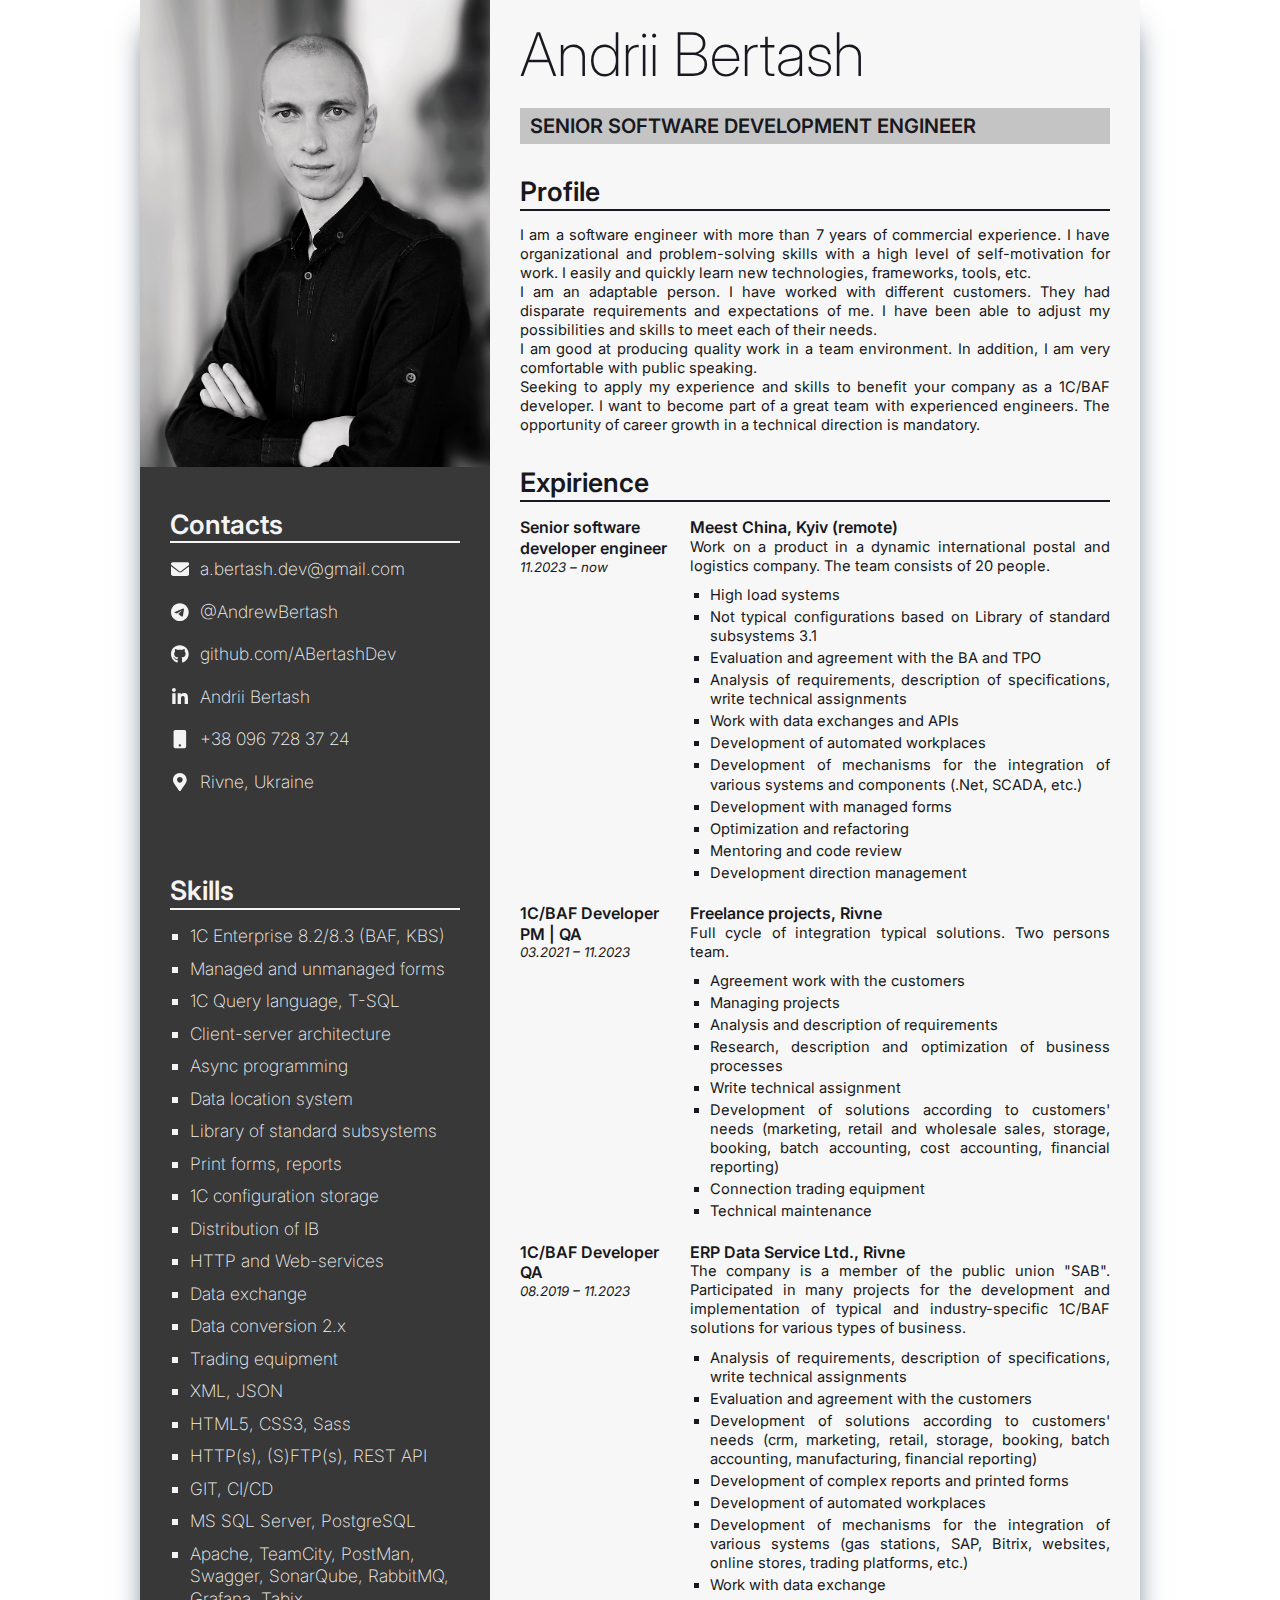
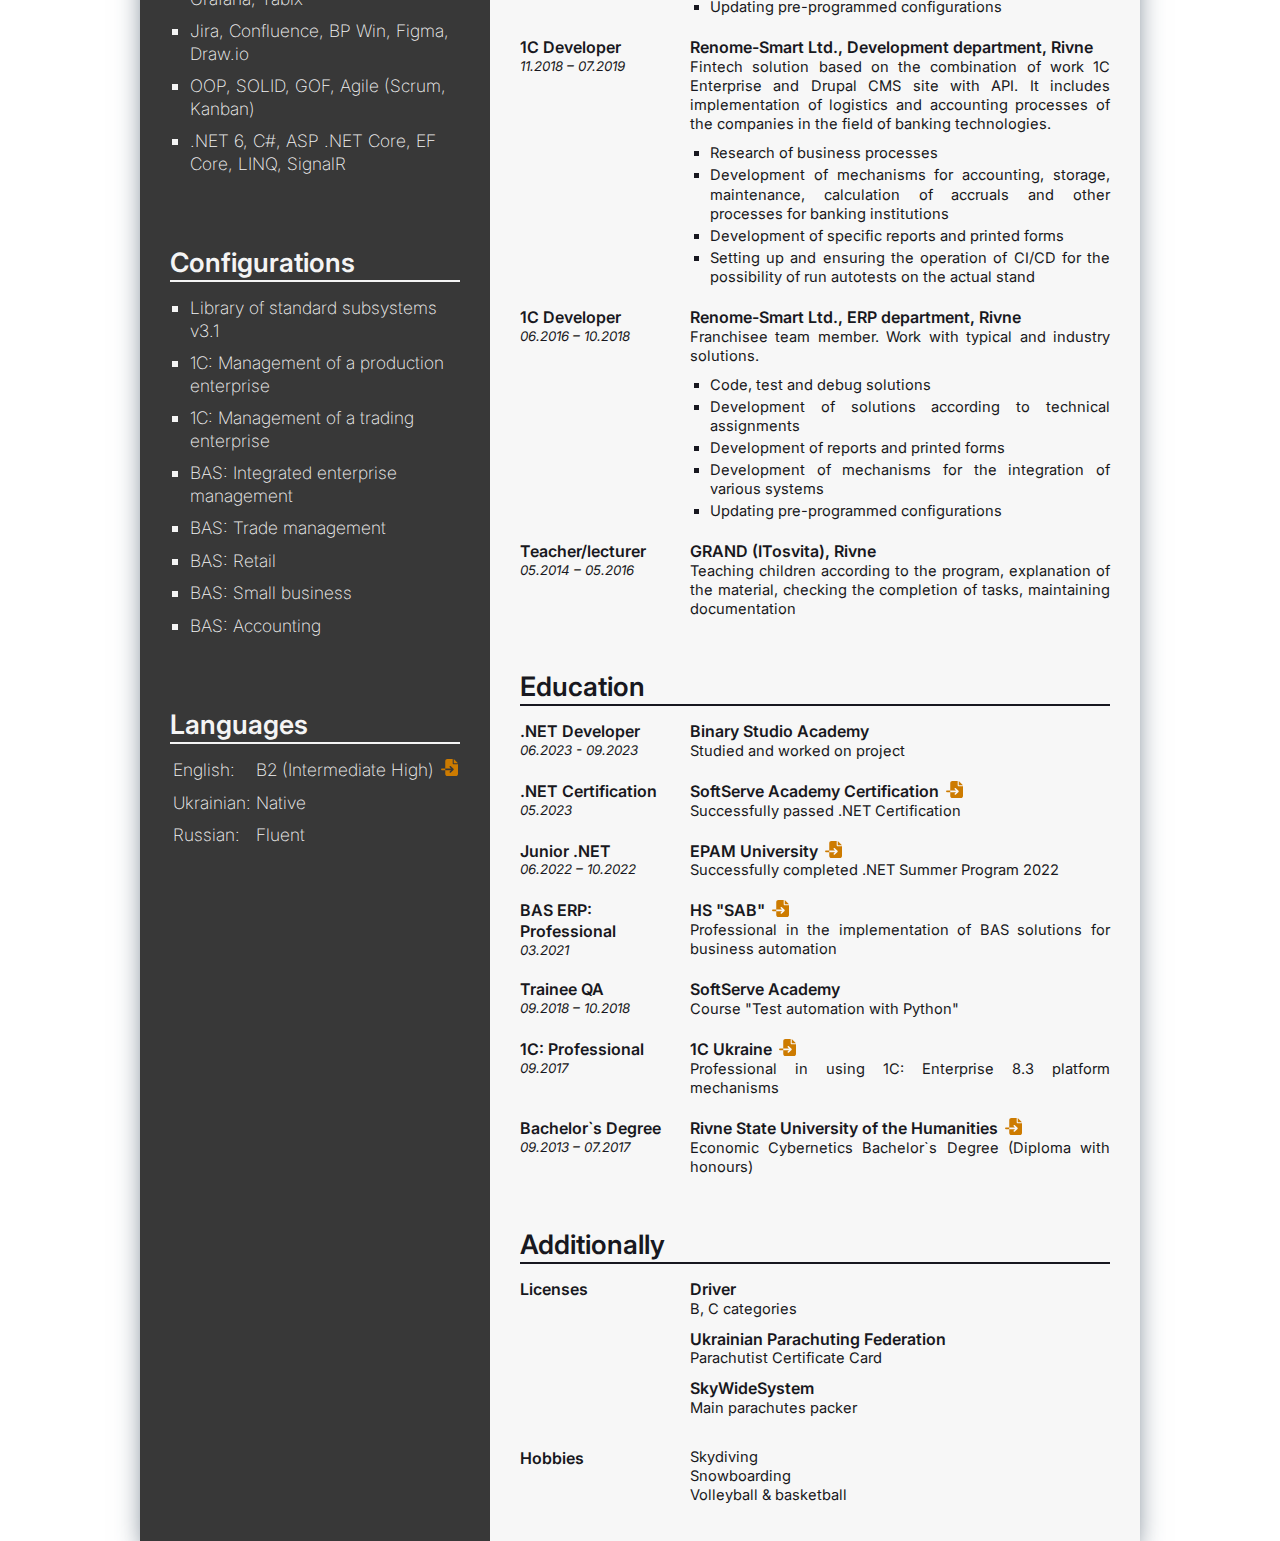
<file: index.html>
<!DOCTYPE html>
<html>

<head>
    <meta charset="UTF-8" />
    <meta name="viewport" content="width=device-width, initial-scale=1" />
    <link rel="preconnect" href="https://fonts.googleapis.com">
    <link rel="preconnect" href="https://fonts.gstatic.com" crossorigin>
    <link
        href="https://fonts.googleapis.com/css2?family=Allura&family=Comfortaa:wght@400;700&family=Inter:wght@100;200;300;400;500;600;700;800;900&display=swap"
        rel="stylesheet">
    <link rel="stylesheet" href="styles.css">
    <title>Andrii Bertash</title>
</head>

<body>
    <main>
        <div class="container">
            <section class="left">
                <div class="photo">
                    <img class="avatar" src="assets/avatar.JPG" alt="Avatar">
                </div>
                <article class="contacts">
                    <h3>Contacts</h3>
                    <a href="mailto:a.bertash.dev@gmail.com" class="contact-info__item">
                        <div class="contact-info__item-icon-wrapper">
                            <svg class="contact-info__item-icon" xmlns="http://www.w3.org/2000/svg"
                                viewBox="0 0 512 512">
                                <path
                                    d="M464 64C490.5 64 512 85.49 512 112C512 127.1 504.9 141.3 492.8 150.4L275.2 313.6C263.8 322.1 248.2 322.1 236.8 313.6L19.2 150.4C7.113 141.3 0 127.1 0 112C0 85.49 21.49 64 48 64H464zM217.6 339.2C240.4 356.3 271.6 356.3 294.4 339.2L512 176V384C512 419.3 483.3 448 448 448H64C28.65 448 0 419.3 0 384V176L217.6 339.2z">
                                </path>
                            </svg>
                        </div>
                        <span>a.bertash.dev@gmail.com</span>
                    </a>
                    <a href="https://telegram.im/@AndrewBertash" target="_blank" class="contact-info__item">
                        <div class="contact-info__item-icon-wrapper">
                            <svg class="contact-info__item-icon" xmlns="http://www.w3.org/2000/svg"
                                viewBox="0 0 496 512">
                                <path
                                    d="M248,8C111.033,8,0,119.033,0,256S111.033,504,248,504,496,392.967,496,256,384.967,8,248,8ZM362.952,176.66c-3.732,39.215-19.881,134.378-28.1,178.3-3.476,18.584-10.322,24.816-16.948,25.425-14.4,1.326-25.338-9.517-39.287-18.661-21.827-14.308-34.158-23.215-55.346-37.177-24.485-16.135-8.612-25,5.342-39.5,3.652-3.793,67.107-61.51,68.335-66.746.153-.655.3-3.1-1.154-4.384s-3.59-.849-5.135-.5q-3.283.746-104.608,69.142-14.845,10.194-26.894,9.934c-8.855-.191-25.888-5.006-38.551-9.123-15.531-5.048-27.875-7.717-26.8-16.291q.84-6.7,18.45-13.7,108.446-47.248,144.628-62.3c68.872-28.647,83.183-33.623,92.511-33.789,2.052-.034,6.639.474,9.61,2.885a10.452,10.452,0,0,1,3.53,6.716A43.765,43.765,0,0,1,362.952,176.66Z" />
                            </svg>
                        </div>
                        <span>@AndrewBertash</span>
                    </a>
                    <a href="https://github.com/ABertashDev" target="_blank" class="contact-info__item">
                        <div class="contact-info__item-icon-wrapper">
                            <svg class="contact-info__item-icon" xmlns="http://www.w3.org/2000/svg"
                                viewBox="0 0 496 512">
                                <path
                                    d="M165.9 397.4c0 2-2.3 3.6-5.2 3.6-3.3.3-5.6-1.3-5.6-3.6 0-2 2.3-3.6 5.2-3.6 3-.3 5.6 1.3 5.6 3.6zm-31.1-4.5c-.7 2 1.3 4.3 4.3 4.9 2.6 1 5.6 0 6.2-2s-1.3-4.3-4.3-5.2c-2.6-.7-5.5.3-6.2 2.3zm44.2-1.7c-2.9.7-4.9 2.6-4.6 4.9.3 2 2.9 3.3 5.9 2.6 2.9-.7 4.9-2.6 4.6-4.6-.3-1.9-3-3.2-5.9-2.9zM244.8 8C106.1 8 0 113.3 0 252c0 110.9 69.8 205.8 169.5 239.2 12.8 2.3 17.3-5.6 17.3-12.1 0-6.2-.3-40.4-.3-61.4 0 0-70 15-84.7-29.8 0 0-11.4-29.1-27.8-36.6 0 0-22.9-15.7 1.6-15.4 0 0 24.9 2 38.6 25.8 21.9 38.6 58.6 27.5 72.9 20.9 2.3-16 8.8-27.1 16-33.7-55.9-6.2-112.3-14.3-112.3-110.5 0-27.5 7.6-41.3 23.6-58.9-2.6-6.5-11.1-33.3 2.6-67.9 20.9-6.5 69 27 69 27 20-5.6 41.5-8.5 62.8-8.5s42.8 2.9 62.8 8.5c0 0 48.1-33.6 69-27 13.7 34.7 5.2 61.4 2.6 67.9 16 17.7 25.8 31.5 25.8 58.9 0 96.5-58.9 104.2-114.8 110.5 9.2 7.9 17 22.9 17 46.4 0 33.7-.3 75.4-.3 83.6 0 6.5 4.6 14.4 17.3 12.1C428.2 457.8 496 362.9 496 252 496 113.3 383.5 8 244.8 8zM97.2 352.9c-1.3 1-1 3.3.7 5.2 1.6 1.6 3.9 2.3 5.2 1 1.3-1 1-3.3-.7-5.2-1.6-1.6-3.9-2.3-5.2-1zm-10.8-8.1c-.7 1.3.3 2.9 2.3 3.9 1.6 1 3.6.7 4.3-.7.7-1.3-.3-2.9-2.3-3.9-2-.6-3.6-.3-4.3.7zm32.4 35.6c-1.6 1.3-1 4.3 1.3 6.2 2.3 2.3 5.2 2.6 6.5 1 1.3-1.3.7-4.3-1.3-6.2-2.2-2.3-5.2-2.6-6.5-1zm-11.4-14.7c-1.6 1-1.6 3.6 0 5.9 1.6 2.3 4.3 3.3 5.6 2.3 1.6-1.3 1.6-3.9 0-6.2-1.4-2.3-4-3.3-5.6-2z" />
                            </svg>
                        </div>
                        <span>github.com/ABertashDev</span>
                    </a>
                    <a href="https://www.linkedin.com/in/a-bertash" target="_blank"
                        class="contact-info__item">
                        <div class="contact-info__item-icon-wrapper">
                            <svg class="contact-info__item-icon" xmlns="http://www.w3.org/2000/svg"
                                viewBox="0 0 448 512">
                                <path
                                    d="M100.28 448H7.4V148.9h92.88zM53.79 108.1C24.09 108.1 0 83.5 0 53.8a53.79 53.79 0 0 1 107.58 0c0 29.7-24.1 54.3-53.79 54.3zM447.9 448h-92.68V302.4c0-34.7-.7-79.2-48.29-79.2-48.29 0-55.69 37.7-55.69 76.7V448h-92.78V148.9h89.08v40.8h1.3c12.4-23.5 42.69-48.3 87.88-48.3 94 0 111.28 61.9 111.28 142.3V448z" />
                            </svg>
                        </div>
                        <span>Andrii Bertash</span>
                    </a>
                    <a href="tel:+380967283724" class="contact-info__item">
                        <div class="contact-info__item-icon-wrapper">
                            <svg class="contact-info__item-icon" xmlns="http://www.w3.org/2000/svg"
                                viewBox="0 0 384 512">
                                <path
                                    d="M320 0H64C37.49 0 16 21.49 16 48v416C16 490.5 37.49 512 64 512h256c26.51 0 48-21.49 48-48v-416C368 21.49 346.5 0 320 0zM192 464c-17.75 0-32-14.25-32-32s14.25-32 32-32s32 14.25 32 32S209.8 464 192 464z">
                                </path>
                            </svg>
                        </div>
                        <span>+38 096 728 37 24</span>
                    </a>
                    <a href="https://goo.gl/maps/7uKmi3HCCqwW9kGe9" target="_blank" class="contact-info__item">
                        <div class="contact-info__item-icon-wrapper">
                            <svg class="contact-info__item-icon" xmlns="http://www.w3.org/2000/svg"
                                viewBox="0 0 384 512">
                                <path
                                    d="M172.268 501.67C26.97 291.031 0 269.413 0 192 0 85.961 85.961 0 192 0s192 85.961 192 192c0 77.413-26.97 99.031-172.268 309.67-9.535 13.774-29.93 13.773-39.464 0zM192 272c44.183 0 80-35.817 80-80s-35.817-80-80-80-80 35.817-80 80 35.817 80 80 80z">
                                </path>
                            </svg>
                        </div>
                        <span>Rivne, Ukraine</span>
                    </a>
                </article>
                <article class="skills">
                    <h3>Skills</h3>
                    <div class="wrapper">
                        <div>
                            <ul>
                                <li>1C Enterprise 8.2/8.3 (BAF, KBS)</li>
                                <li>Managed and unmanaged forms</li>
                                <li>1C Query language, T-SQL</li>
                                <li>Client-server architecture</li>
                                <li>Async programming</li>
                                <li>Data location system</li>
                                <li>Library of standard subsystems</li>
                                <li>Print forms, reports</li>
                                <li>1C configuration storage</li>
                                <li>Distribution of IB</li>
                                <li>HTTP and Web-services</li>
                                <li>Data exchange</li>
                                <li>Data conversion 2.x</li>
                                <li>Trading equipment</li>
                                <li>XML, JSON</li>
                                <li>HTML5, CSS3, Sass</li>
                                <li>HTTP(s), (S)FTP(s), REST API</li>
                                <li>GIT, CI/CD</li>
                                <li>MS SQL Server, PostgreSQL</li>
                                <li>Apache, TeamCity, PostMan, Swagger, SonarQube, RabbitMQ, Grafana, Tabix</li>
                                <li>Jira, Confluence, BP Win, Figma, Draw.io</li>
                                <li>OOP, SOLID, GOF, Agile (Scrum, Kanban)</li>
                                <li>.NET 6, C#, ASP .NET Core, EF Core, LINQ, SignalR</li>
                            </ul>
                        </div>
                    </div>
                </article>
                <article class="skills">
                    <h3>Configurations</h3>
                    <div class="wrapper">
                        <div>
                            <ul>
                                <li>Library of standard subsystems v3.1</li>
                                <li>1C: Management of a production enterprise</li>
                                <li>1C: Management of a trading enterprise</li>
                                <li>BAS: Integrated enterprise management</li>
                                <li>BAS: Trade management</li>
                                <li>BAS: Retail</li>
                                <li>BAS: Small business</li>
                                <li>BAS: Accounting</li>
                            </ul>
                        </div>
                    </div>
                </article>
                <article class="languages">
                    <h3>Languages</h3>
                    <div class="wrapper">
                        <div>
                            <ul>
                                <li>English:</li>
                                <li>Ukrainian:</li>
                                <li>Russian:</li>
                            </ul>
                        </div>
                        <div>
                            <ul>
                                <li>
                                    <a href="https://github.com/ABertashDev/Certificates-Documents/blob/main/Technologies/2024_English_Intermediate%20high.pdf"
                                        target="_blank" class="inline">
                                        <span>B2 (Intermediate High)</span>
                                        <svg class="cert" xmlns="http://www.w3.org/2000/svg" viewBox="0 0 512 512">
                                            <path
                                                d="M128 64c0-35.3 28.7-64 64-64H352V128c0 17.7 14.3 32 32 32H512V448c0 35.3-28.7 64-64 64H192c-35.3 0-64-28.7-64-64V336H302.1l-39 39c-9.4 9.4-9.4 24.6 0 33.9s24.6 9.4 33.9 0l80-80c9.4-9.4 9.4-24.6 0-33.9l-80-80c-9.4-9.4-24.6-9.4-33.9 0s-9.4 24.6 0 33.9l39 39H128V64zm0 224v48H24c-13.3 0-24-10.7-24-24s10.7-24 24-24H128zM512 128H384V0L512 128z" />
                                        </svg>
                                    </a>
                                </li>
                                <li>Native</li>
                                <li>Fluent</li>
                            </ul>
                        </div>
                    </div>
                </article>
            </section>
            <section class="right">
                <article class="main">
                    <h1>Andrii Bertash</h1>
                    <h2>SENIOR SOFTWARE DEVELOPMENT ENGINEER</h2>
                </article>
                <article class="profile">
                    <h3>Profile</h3>
                    <p>I am a software engineer with more than 7 years of commercial experience. I have organizational
                        and problem-solving skills with a high level of self-motivation for work. I easily and quickly
                        learn new technologies, frameworks, tools, etc.</p>
                    <p>I am an adaptable person. I have worked with different customers. They had disparate requirements
                        and expectations of me. I have been able to adjust my possibilities and skills to meet each of
                        their needs.</p>
                    <p>I am good at producing quality work in a team environment. In addition, I am very comfortable
                        with public speaking.</p>
                    <p>Seeking to apply my experience and skills to benefit your company as a 1C/BAF developer. I want
                        to become part of a great team with experienced engineers. The opportunity of career growth in
                        a technical direction is mandatory.</p>
                </article>
                <article class="expirience">
                    <h3>Expirience</h3>
                    <div class="wrapper">
                        <div class="aside-left">
                            <h4>Senior software developer engineer</h4>
                            <span>11.2023 – now</span>
                        </div>
                        <div class="aside-right">
                            <h4>Meest China, Kyiv (remote)</h4>
                            <p>Work on a product in a dynamic international postal and logistics company. The team
                                consists of 20 people.</p>
                            <ul class="responsibilities">
                                <li>High load systems</li>
                                <li>Not typical configurations based on Library of standard subsystems 3.1</li>
                                <li>Evaluation and agreement with the BA and TPO</li>
                                <li>Analysis of requirements, description of specifications, write technical
                                    assignments</li>
                                <li>Work with data exchanges and APIs</li>
                                <li>Development of automated workplaces</li>
                                <li>Development of mechanisms for the integration of various systems and components
                                    (.Net, SCADA, etc.)</li>
                                <li>Development with managed forms</li>
                                <li>Optimization and refactoring</li>
                                <li>Mentoring and code review</li>
                                <li>Development direction management</li>
                            </ul>
                        </div>
                    </div>
                    <div class="wrapper">
                        <div class="aside-left">
                            <h4>1C/BAF Developer
                                PM | QA</h4>
                            <span>03.2021 – 11.2023</span>
                        </div>
                        <div class="aside-right">
                            <h4>Freelance projects, Rivne</h4>
                            <p>Full cycle of integration typical solutions. Two persons team.</p>
                            <ul class="responsibilities">
                                <li>Agreement work with the customers</li>
                                <li>Managing projects</li>
                                <li>Analysis and description of requirements</li>
                                <li>Research, description and optimization of business processes</li>
                                <li>Write technical assignment</li>
                                <li>Development of solutions according to customers' needs (marketing, retail and
                                    wholesale sales, storage,
                                    booking, batch accounting, cost accounting, financial reporting)</li>
                                <li>Connection trading equipment</li>
                                <li>Technical maintenance</li>
                            </ul>
                        </div>
                    </div>
                    <div class="wrapper">
                        <div class="aside-left">
                            <h4>1C/BAF Developer
                                QA</h4>
                            <span>08.2019 – 11.2023</span>
                        </div>
                        <div class="aside-right">
                            <h4>ERP Data Service Ltd., Rivne</h4>
                            <p>The company is a member of the public union "SAB".
                                Participated in many projects for the development and
                                implementation of typical and industry-specific 1C/BAF solutions for various types of
                                business.</p>
                            <ul class="responsibilities">
                                <li>Analysis of requirements, description of specifications, write technical
                                    assignments</li>
                                <li>Evaluation and agreement with the customers</li>
                                <li>Development of solutions according to customers' needs (crm, marketing, retail,
                                    storage,
                                    booking, batch accounting, manufacturing, financial reporting)</li>
                                <li>Development of complex reports and printed forms</li>
                                <li>Development of automated workplaces</li>
                                <li>Development of mechanisms for the integration of various systems (gas stations, SAP,
                                    Bitrix, websites, online stores, trading platforms, etc.)</li>
                                <li>Work with data exchange</li>
                                <li>Updating pre-programmed configurations</li>
                            </ul>
                        </div>
                    </div>
                    <div class="wrapper">
                        <div class="aside-left">
                            <h4>1C Developer</h4>
                            <span>11.2018 – 07.2019</span>
                        </div>
                        <div class="aside-right">
                            <h4>Renome-Smart Ltd., Development department, Rivne</h4>
                            <p>Fintech solution based on the combination of work 1C Enterprise and Drupal CMS site with
                                API. It includes implementation of logistics and accounting processes of the companies
                                in the
                                field of banking technologies.
                            <ul class="responsibilities">
                                <li>Research of business processes</li>
                                <li>Development of mechanisms for accounting, storage, maintenance, calculation of
                                    accruals
                                    and other processes for banking institutions</li>
                                <li>Development of specific reports and printed forms</li>
                                <li>Setting up and ensuring the operation of CI/CD for the possibility of run autotests
                                    on the actual stand</li>
                            </ul>
                        </div>
                    </div>
                    <div class="wrapper">
                        <div class="aside-left">
                            <h4>1C Developer</h4>
                            <span>06.2016 – 10.2018</span>
                        </div>
                        <div class="aside-right">
                            <h4>Renome-Smart Ltd., ERP department, Rivne</h4>
                            <p>Franchisee team member. Work with typical and industry solutions.</p>
                            <ul class="responsibilities">
                                <li>Code, test and debug solutions</li>
                                <li>Development of solutions according to technical assignments</li>
                                <li>Development of reports and printed forms</li>
                                <li>Development of mechanisms for the integration of various systems</li>
                                <li>Updating pre-programmed configurations</li>
                            </ul>
                        </div>
                    </div>
                    <div class="wrapper">
                        <div class="aside-left">
                            <h4>Teacher/lecturer</h4>
                            <span>05.2014 – 05.2016</span>
                        </div>
                        <div class="aside-right">
                            <h4>GRAND (ITosvita), Rivne</h4>
                            <p>Teaching children according to the program, explanation of the material, checking the
                                completion of tasks, maintaining documentation</p>
                        </div>
                    </div>
                </article>
                <article class="education">
                    <h3>Education</h3>
                    <div class="wrapper">
                        <div class="aside-left">
                            <h4>.NET Developer</h4>
                            <span>06.2023 - 09.2023</span>
                        </div>
                        <div class="aside-right">
                            <h4>Binary Studio Academy</h4>
                            <p>Studied and worked on project</p>
                        </div>
                    </div>
                    <div class="wrapper">
                        <div class="aside-left">
                            <h4>.NET Certification</h4>
                            <span>05.2023</span>
                        </div>
                        <div class="aside-right">
                            <a href="https://github.com/ABertashDev/Certificates-Documents/blob/main/Technologies/2023_SoftServe University_.Net Certification.pdf"
                                target="_blank" class="inline">
                                <h4>SoftServe Academy Certification</h4>
                                <svg class="cert" xmlns="http://www.w3.org/2000/svg" viewBox="0 0 512 512">
                                    <path
                                        d="M128 64c0-35.3 28.7-64 64-64H352V128c0 17.7 14.3 32 32 32H512V448c0 35.3-28.7 64-64 64H192c-35.3 0-64-28.7-64-64V336H302.1l-39 39c-9.4 9.4-9.4 24.6 0 33.9s24.6 9.4 33.9 0l80-80c9.4-9.4 9.4-24.6 0-33.9l-80-80c-9.4-9.4-24.6-9.4-33.9 0s-9.4 24.6 0 33.9l39 39H128V64zm0 224v48H24c-13.3 0-24-10.7-24-24s10.7-24 24-24H128zM512 128H384V0L512 128z" />
                                </svg>
                            </a>
                            <p>Successfully passed .NET Certification</p>
                        </div>
                    </div>
                    <div class="wrapper">
                        <div class="aside-left">
                            <h4>Junior .NET</h4>
                            <span>06.2022 – 10.2022</span>
                        </div>
                        <div class="aside-right">
                            <a href="https://github.com/ABertashDev/Certificates-Documents/blob/a2afb4f2f2c0688a049d9d8a5aa23176216aca7c/Technologies/2022_EPAM_.NET_Summer_Program.pdf"
                                target="_blank" class="inline">
                                <h4>EPAM University</h4>
                                <svg class="cert" xmlns="http://www.w3.org/2000/svg" viewBox="0 0 512 512">
                                    <path
                                        d="M128 64c0-35.3 28.7-64 64-64H352V128c0 17.7 14.3 32 32 32H512V448c0 35.3-28.7 64-64 64H192c-35.3 0-64-28.7-64-64V336H302.1l-39 39c-9.4 9.4-9.4 24.6 0 33.9s24.6 9.4 33.9 0l80-80c9.4-9.4 9.4-24.6 0-33.9l-80-80c-9.4-9.4-24.6-9.4-33.9 0s-9.4 24.6 0 33.9l39 39H128V64zm0 224v48H24c-13.3 0-24-10.7-24-24s10.7-24 24-24H128zM512 128H384V0L512 128z" />
                                </svg>
                            </a>
                            <p>Successfully completed .NET Summer Program 2022</p>
                        </div>
                    </div>
                    <div class="wrapper">
                        <div class="aside-left">
                            <h4>BAS ERP: Professional</h4>
                            <span>03.2021</span>
                        </div>
                        <div class="aside-right">
                            <a href="https://github.com/ABertashDev/Certificates-Documents/blob/a2afb4f2f2c0688a049d9d8a5aa23176216aca7c/1C_BAS/2021_BAS_Prof_ERP.pdf"
                                target="_blank" class="inline">
                                <h4>HS "SAB"</h4>
                                <svg class="cert" xmlns="http://www.w3.org/2000/svg" viewBox="0 0 512 512">
                                    <path
                                        d="M128 64c0-35.3 28.7-64 64-64H352V128c0 17.7 14.3 32 32 32H512V448c0 35.3-28.7 64-64 64H192c-35.3 0-64-28.7-64-64V336H302.1l-39 39c-9.4 9.4-9.4 24.6 0 33.9s24.6 9.4 33.9 0l80-80c9.4-9.4 9.4-24.6 0-33.9l-80-80c-9.4-9.4-24.6-9.4-33.9 0s-9.4 24.6 0 33.9l39 39H128V64zm0 224v48H24c-13.3 0-24-10.7-24-24s10.7-24 24-24H128zM512 128H384V0L512 128z" />
                                </svg>
                            </a>
                            <p>Professional in the implementation of BAS solutions for business automation</p>
                        </div>
                    </div>
                    <div class="wrapper">
                        <div class="aside-left">
                            <h4>Trainee QA</h4>
                            <span>09.2018 – 10.2018</span>
                        </div>
                        <div class="aside-right">
                            <h4>SoftServe Academy</h4>
                            <p>Course "Test automation with Python"</p>
                        </div>
                    </div>
                    <div class="wrapper">
                        <div class="aside-left">
                            <h4>1C: Professional</h4>
                            <span>09.2017</span>
                        </div>
                        <div class="aside-right">
                            <a href="https://github.com/ABertashDev/Certificates-Documents/blob/a2afb4f2f2c0688a049d9d8a5aa23176216aca7c/1C_BAS/2017_1C_Prof_Platform.pdf"
                                target="_blank" class="inline">
                                <h4>1C Ukraine</h4>
                                <svg class="cert" xmlns="http://www.w3.org/2000/svg" viewBox="0 0 512 512">
                                    <path
                                        d="M128 64c0-35.3 28.7-64 64-64H352V128c0 17.7 14.3 32 32 32H512V448c0 35.3-28.7 64-64 64H192c-35.3 0-64-28.7-64-64V336H302.1l-39 39c-9.4 9.4-9.4 24.6 0 33.9s24.6 9.4 33.9 0l80-80c9.4-9.4 9.4-24.6 0-33.9l-80-80c-9.4-9.4-24.6-9.4-33.9 0s-9.4 24.6 0 33.9l39 39H128V64zm0 224v48H24c-13.3 0-24-10.7-24-24s10.7-24 24-24H128zM512 128H384V0L512 128z" />
                                </svg>
                            </a>
                            <p>Professional in using 1С: Enterprise 8.3 platform mechanisms</p>
                        </div>
                    </div>
                    <div class="wrapper">
                        <div class="aside-left">
                            <h4>Bachelor`s Degree</h4>
                            <span>09.2013 – 07.2017</span>
                        </div>
                        <div class="aside-right">
                            <a href="https://github.com/ABertashDev/Certificates-Documents/blob/a2afb4f2f2c0688a049d9d8a5aa23176216aca7c/Education/2017_Diploma.pdf"
                                target="_blank" class="inline">
                                <h4>Rivne State University of the Humanities</h4>
                                <svg class="cert" xmlns="http://www.w3.org/2000/svg" viewBox="0 0 512 512">
                                    <path
                                        d="M128 64c0-35.3 28.7-64 64-64H352V128c0 17.7 14.3 32 32 32H512V448c0 35.3-28.7 64-64 64H192c-35.3 0-64-28.7-64-64V336H302.1l-39 39c-9.4 9.4-9.4 24.6 0 33.9s24.6 9.4 33.9 0l80-80c9.4-9.4 9.4-24.6 0-33.9l-80-80c-9.4-9.4-24.6-9.4-33.9 0s-9.4 24.6 0 33.9l39 39H128V64zm0 224v48H24c-13.3 0-24-10.7-24-24s10.7-24 24-24H128zM512 128H384V0L512 128z" />
                                </svg>
                            </a>
                            <p>Economic Cybernetics Bachelor`s Degree (Diploma with honours)</p>
                        </div>
                    </div>
                </article>
                <article class="education">
                    <h3>Additionally</h3>
                    <div class="wrapper">
                        <div class="aside-left">
                            <h4>Licenses</h4>
                            <span></span>
                        </div>
                        <div class="aside-right">
                            <div class="item">
                                <h4>Driver</h4>
                                <p>B, C categories</p>
                            </div>
                            <div class="item">
                                <h4>Ukrainian Parachuting Federation</h4>
                                <p>Parachutist Certificate Card</p>
                            </div>
                            <div class="item">
                                <h4>SkyWideSystem</h4>
                                <p>Main parachutes packer</p>
                            </div>
                        </div>
                    </div>
                    <div class="wrapper">
                        <div class="aside-left">
                            <h4>Hobbies</h4>
                            <span></span>
                        </div>
                        <div class="aside-right">
                            <p>Skydiving</p>
                            <p>Snowboarding</p>
                            <p>Volleyball & basketball</p>
                        </div>
                    </div>
                </article>
            </section>
        </div>
    </main>
</body>

</html>
</file>
<file: styles.css>
/*********** 
************ General styles start 
***********/

* {
    margin: 0;
    padding: 0;
    box-sizing: border-box;
}

body {
    font-family: 'Inter', sans-serif;
    line-height: 1.3;
    text-align: justify;

    --bg-color-dark: #383838;
    --bg-color-light: #f7f7f7;
    --primary-text-color: #181820;
    --secondary-text-color: #f4f4f4;
    --text-decoration-color: #cd7b00;
}

h1 {
    font-weight: 200;
    font-size: 45pt;
}

h2 {
    font-weight: 600;
    font-size: 15pt;
    background-color: #c4c4c4;
    padding: 5px 10px;
    margin: 15px 0 0;
}

h3 {
    font-weight: 600;
    font-size: 20pt;
    border-bottom: 2px solid var(--primary-text-color);
    margin: 0 0 15px;
}

h4 {
    font-weight: 600;
    font-size: 12pt;
    text-align: left;
    white-space: pre-line;
}

a {
    text-decoration: none;
}

ul li {
    list-style-type: none;
}

.container {
    margin: 0 auto;
    padding: 0 auto;
    max-width: 1000px;
    display: flex;
    box-shadow: rgb(38, 57, 77) 0px 20px 30px -10px;
}

section {
    display: flex;
    flex-direction: column;
    justify-content: flex-start;
}

article {
    padding: 15px 30px;
    display: flex;
    flex-direction: column;
}

.cert {
    fill: var(--text-decoration-color);
    margin-left: 7px;
    height: 17px;
}

.inline {
    display: flex;
}

/*********** General styles end ***********/



/*********** 
************ Left side styles start 
***********/

.container .left {
    background-color: var(--bg-color-dark);
    min-width: 350px;
    max-width: 350px;
    color: var(--secondary-text-color);
}

.container .left a {
    color: var(--secondary-text-color);
}

.avatar {
    max-width: 350px;
    margin-bottom: 20px;
}

.contacts,
.skills,
.languages {
    font-size: 13pt;
    font-weight: 200;
    margin-bottom: 30px;
    text-align: left;
}

.container .left h3 {
    border-bottom: 2px solid var(--secondary-text-color);

}

.container .left .wrapper {
    display: flex;
    justify-content: space-around;
}

.container .left .wrapper li {
    margin-bottom: 10px;
}

.contact-info__item {
    color: var(--secondary-text-color);
    text-decoration: none;
    display: flex;
    justify-content: start;
    align-items: center;
    margin-bottom: 20px;
}

.contact-info__item-icon-wrapper {
    margin-right: 10px;
    width: 20px;
    display: flex;
    justify-content: center;
}

.contact-info__item-icon path {
    fill: var(--secondary-text-color);
}

.contact-info__item-icon {
    height: 1.1428rem;
    vertical-align: text-bottom;
}

/*********** Left side styles end ***********/




/*********** 
************ Right side styles start 
***********/

.container .right {
    background-color: var(--bg-color-light);
    width: 100%;
    color: var(--primary-text-color);
}

.container .right a {
    color: var(--primary-text-color);
}

.container .right .wrapper {
    display: flex;
    justify-content: flex-start;
    margin-bottom: 20px;
}

.profile {
    font-size: 11pt;
}

.aside-left {
    min-width: 170px;
    max-width: 170px;
    font-size: 10pt;
}

.aside-right {
    font-size: 11pt;
}

.aside-left span {
    font-style: italic;
}

.responsibilities {
    margin-top: 10px;
    margin-left: 20px;
}

.responsibilities li{
    margin-top: 3px;
    list-style-type: square
}

.skills ul {
    margin-left: 20px;
}

.skills ul li {
    list-style-type: square
}

.item {
    margin-bottom: 10px;
}
/*********** Right side styles end ***********/



@media screen and (max-width: 576px) {

    .container,
    .container .right .wrapper {
        flex-direction: column;
    }

    .photo {
        margin: 0 auto;
    }

}

.contacts a:hover .contact-info__item-icon path {
    fill: #ff9900;
}

.inline:hover .cert path {
    fill: #ffb300;
}
</file>
